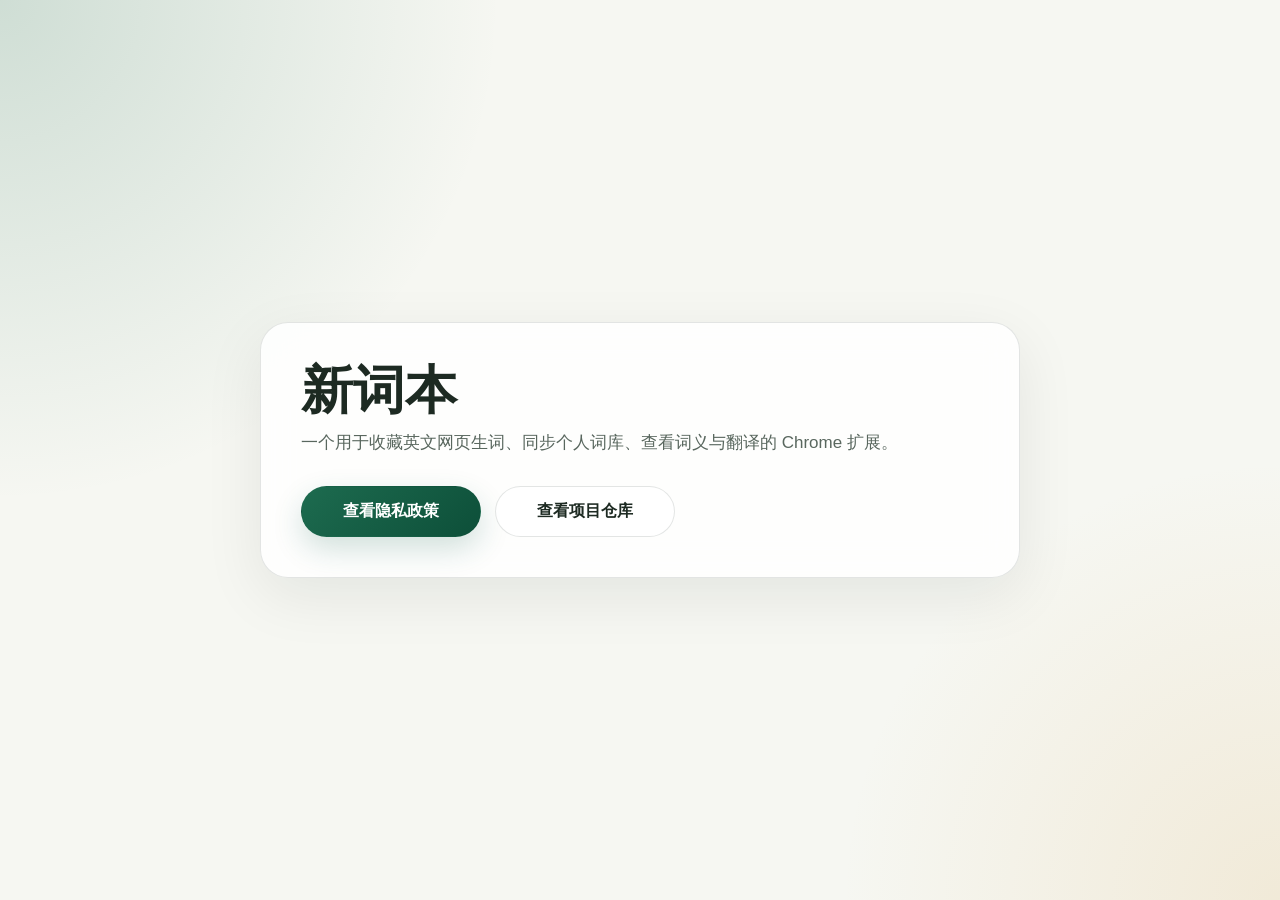
<file: index.html>
<!doctype html>
<html lang="zh-CN">
  <head>
    <meta charset="UTF-8" />
    <meta name="viewport" content="width=device-width, initial-scale=1.0" />
    <title>新词本</title>
    <style>
      :root {
        color-scheme: light;
        --bg: #f6f7f2;
        --panel: rgba(255, 255, 255, 0.86);
        --text: #1d2a22;
        --muted: #59675e;
        --line: rgba(29, 42, 34, 0.12);
        --accent: #1d6b4f;
        --accent-strong: #0d4f39;
      }

      * {
        box-sizing: border-box;
      }

      body {
        margin: 0;
        min-height: 100vh;
        font-family: "PingFang SC", "Noto Sans SC", "Hiragino Sans GB", sans-serif;
        color: var(--text);
        background:
          radial-gradient(circle at top left, rgba(29, 107, 79, 0.18), transparent 32%),
          radial-gradient(circle at bottom right, rgba(218, 174, 98, 0.18), transparent 28%), var(--bg);
        display: grid;
        place-items: center;
        padding: 24px;
      }

      main {
        width: min(760px, 100%);
        padding: 40px;
        border: 1px solid var(--line);
        border-radius: 28px;
        background: var(--panel);
        backdrop-filter: blur(18px);
        box-shadow: 0 18px 60px rgba(17, 31, 24, 0.08);
      }

      h1 {
        margin: 0 0 12px;
        font-size: clamp(36px, 5vw, 52px);
        line-height: 1.05;
      }

      p {
        margin: 0;
        color: var(--muted);
        font-size: 17px;
        line-height: 1.7;
      }

      .actions {
        display: flex;
        flex-wrap: wrap;
        gap: 14px;
        margin-top: 28px;
      }

      a {
        text-decoration: none;
      }

      .button {
        display: inline-flex;
        align-items: center;
        justify-content: center;
        min-width: 180px;
        padding: 14px 20px;
        border-radius: 999px;
        border: 1px solid transparent;
        font-weight: 600;
        transition:
          transform 0.18s ease,
          box-shadow 0.18s ease,
          background 0.18s ease;
      }

      .button-primary {
        color: white;
        background: linear-gradient(135deg, var(--accent), var(--accent-strong));
        box-shadow: 0 12px 30px rgba(29, 107, 79, 0.2);
      }

      .button-secondary {
        color: var(--text);
        border-color: var(--line);
        background: rgba(255, 255, 255, 0.7);
      }

      .button:hover {
        transform: translateY(-1px);
      }
    </style>
  </head>
  <body>
    <main>
      <h1>新词本</h1>
      <p>一个用于收藏英文网页生词、同步个人词库、查看词义与翻译的 Chrome 扩展。</p>
      <div class="actions">
        <a class="button button-primary" href="./privacy-policy.html">查看隐私政策</a>
        <a class="button button-secondary" href="https://github.com/alanwhy/new-word">查看项目仓库</a>
      </div>
    </main>
  </body>
</html>
</file>
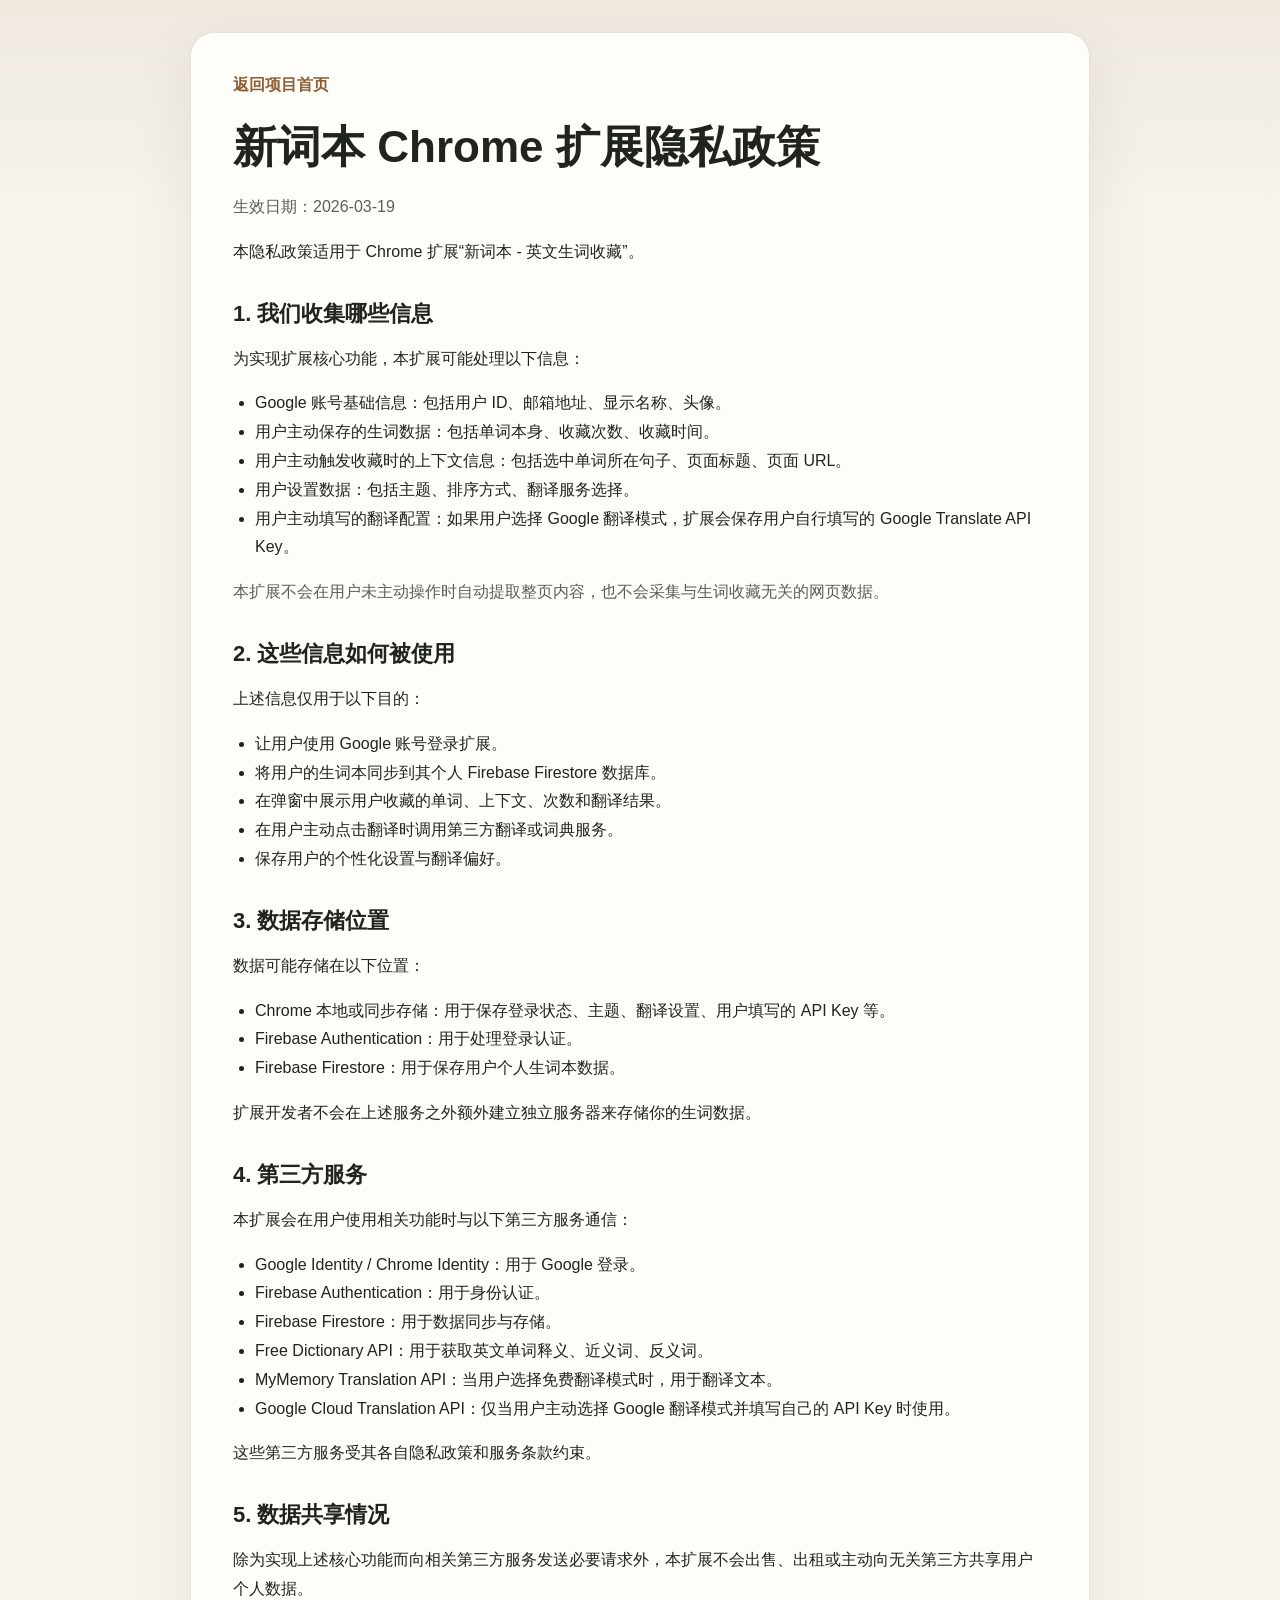
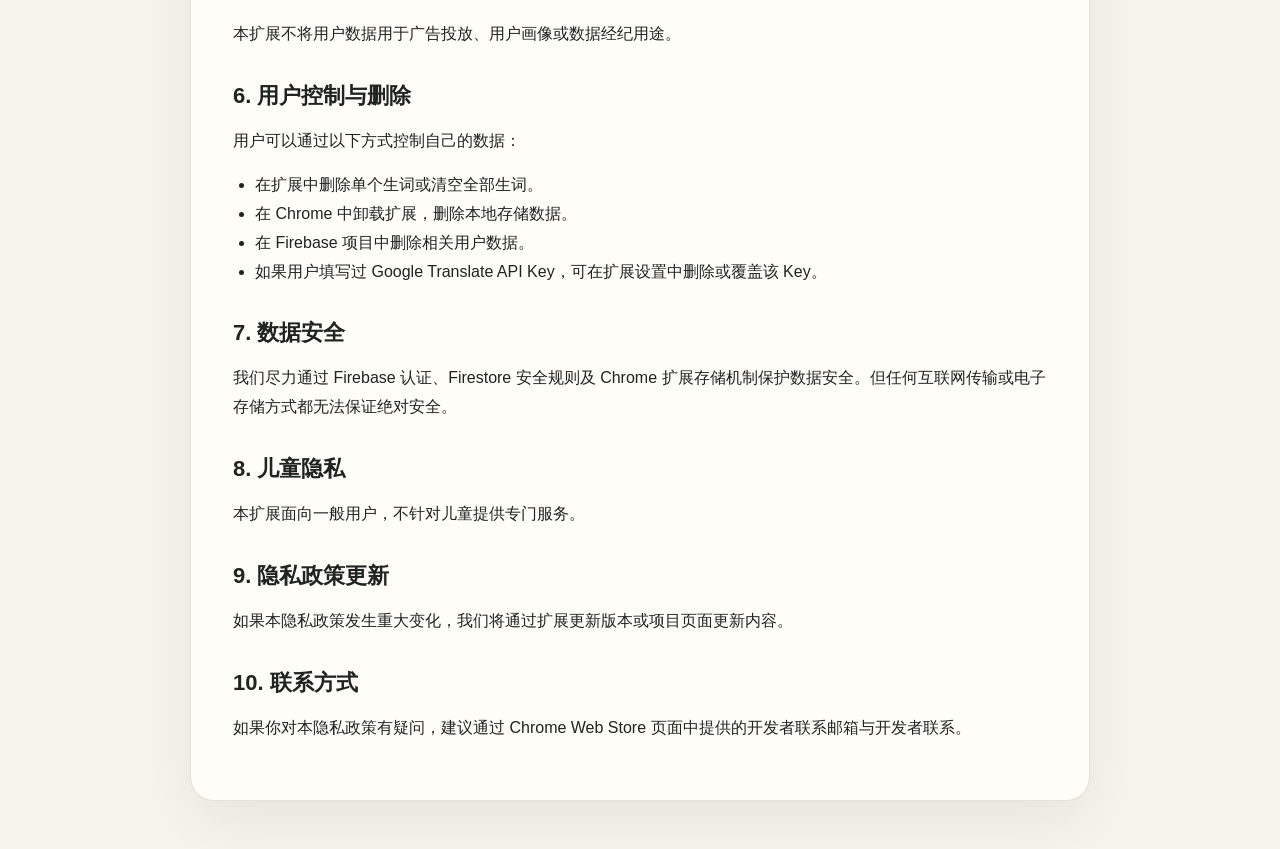
<file: privacy-policy.html>
<!doctype html>
<html lang="zh-CN">
  <head>
    <meta charset="UTF-8" />
    <meta name="viewport" content="width=device-width, initial-scale=1.0" />
    <title>新词本隐私政策</title>
    <style>
      :root {
        color-scheme: light;
        --bg: #f7f4ee;
        --paper: #fffdf8;
        --text: #1f241f;
        --muted: #586055;
        --line: rgba(31, 36, 31, 0.12);
        --accent: #8c5e34;
      }

      * {
        box-sizing: border-box;
      }

      body {
        margin: 0;
        font-family: "PingFang SC", "Noto Sans SC", "Hiragino Sans GB", sans-serif;
        color: var(--text);
        background: linear-gradient(180deg, rgba(140, 94, 52, 0.08), transparent 220px), var(--bg);
        padding: 32px 18px 48px;
      }

      .paper {
        width: min(900px, 100%);
        margin: 0 auto;
        background: var(--paper);
        border: 1px solid var(--line);
        border-radius: 24px;
        padding: clamp(24px, 4vw, 42px);
        box-shadow: 0 20px 60px rgba(46, 33, 23, 0.08);
      }

      h1 {
        margin: 0 0 8px;
        font-size: clamp(30px, 4vw, 44px);
      }

      h2 {
        margin: 32px 0 12px;
        font-size: 22px;
      }

      p,
      li {
        font-size: 16px;
        line-height: 1.8;
        color: var(--text);
      }

      .meta,
      .note {
        color: var(--muted);
      }

      ul {
        margin: 10px 0 0;
        padding-left: 22px;
      }

      .back {
        display: inline-block;
        margin-bottom: 22px;
        color: var(--accent);
        text-decoration: none;
        font-weight: 600;
      }
    </style>
  </head>
  <body>
    <article class="paper">
      <a class="back" href="./">返回项目首页</a>
      <h1>新词本 Chrome 扩展隐私政策</h1>
      <p class="meta">生效日期：2026-03-19</p>
      <p>本隐私政策适用于 Chrome 扩展“新词本 - 英文生词收藏”。</p>

      <h2>1. 我们收集哪些信息</h2>
      <p>为实现扩展核心功能，本扩展可能处理以下信息：</p>
      <ul>
        <li>Google 账号基础信息：包括用户 ID、邮箱地址、显示名称、头像。</li>
        <li>用户主动保存的生词数据：包括单词本身、收藏次数、收藏时间。</li>
        <li>用户主动触发收藏时的上下文信息：包括选中单词所在句子、页面标题、页面 URL。</li>
        <li>用户设置数据：包括主题、排序方式、翻译服务选择。</li>
        <li>
          用户主动填写的翻译配置：如果用户选择 Google 翻译模式，扩展会保存用户自行填写的 Google Translate API Key。
        </li>
      </ul>
      <p class="note">本扩展不会在用户未主动操作时自动提取整页内容，也不会采集与生词收藏无关的网页数据。</p>

      <h2>2. 这些信息如何被使用</h2>
      <p>上述信息仅用于以下目的：</p>
      <ul>
        <li>让用户使用 Google 账号登录扩展。</li>
        <li>将用户的生词本同步到其个人 Firebase Firestore 数据库。</li>
        <li>在弹窗中展示用户收藏的单词、上下文、次数和翻译结果。</li>
        <li>在用户主动点击翻译时调用第三方翻译或词典服务。</li>
        <li>保存用户的个性化设置与翻译偏好。</li>
      </ul>

      <h2>3. 数据存储位置</h2>
      <p>数据可能存储在以下位置：</p>
      <ul>
        <li>Chrome 本地或同步存储：用于保存登录状态、主题、翻译设置、用户填写的 API Key 等。</li>
        <li>Firebase Authentication：用于处理登录认证。</li>
        <li>Firebase Firestore：用于保存用户个人生词本数据。</li>
      </ul>
      <p>扩展开发者不会在上述服务之外额外建立独立服务器来存储你的生词数据。</p>

      <h2>4. 第三方服务</h2>
      <p>本扩展会在用户使用相关功能时与以下第三方服务通信：</p>
      <ul>
        <li>Google Identity / Chrome Identity：用于 Google 登录。</li>
        <li>Firebase Authentication：用于身份认证。</li>
        <li>Firebase Firestore：用于数据同步与存储。</li>
        <li>Free Dictionary API：用于获取英文单词释义、近义词、反义词。</li>
        <li>MyMemory Translation API：当用户选择免费翻译模式时，用于翻译文本。</li>
        <li>Google Cloud Translation API：仅当用户主动选择 Google 翻译模式并填写自己的 API Key 时使用。</li>
      </ul>
      <p>这些第三方服务受其各自隐私政策和服务条款约束。</p>

      <h2>5. 数据共享情况</h2>
      <p>
        除为实现上述核心功能而向相关第三方服务发送必要请求外，本扩展不会出售、出租或主动向无关第三方共享用户个人数据。
      </p>
      <p>本扩展不将用户数据用于广告投放、用户画像或数据经纪用途。</p>

      <h2>6. 用户控制与删除</h2>
      <p>用户可以通过以下方式控制自己的数据：</p>
      <ul>
        <li>在扩展中删除单个生词或清空全部生词。</li>
        <li>在 Chrome 中卸载扩展，删除本地存储数据。</li>
        <li>在 Firebase 项目中删除相关用户数据。</li>
        <li>如果用户填写过 Google Translate API Key，可在扩展设置中删除或覆盖该 Key。</li>
      </ul>

      <h2>7. 数据安全</h2>
      <p>
        我们尽力通过 Firebase 认证、Firestore 安全规则及 Chrome
        扩展存储机制保护数据安全。但任何互联网传输或电子存储方式都无法保证绝对安全。
      </p>

      <h2>8. 儿童隐私</h2>
      <p>本扩展面向一般用户，不针对儿童提供专门服务。</p>

      <h2>9. 隐私政策更新</h2>
      <p>如果本隐私政策发生重大变化，我们将通过扩展更新版本或项目页面更新内容。</p>

      <h2>10. 联系方式</h2>
      <p>如果你对本隐私政策有疑问，建议通过 Chrome Web Store 页面中提供的开发者联系邮箱与开发者联系。</p>
    </article>
  </body>
</html>
</file>
